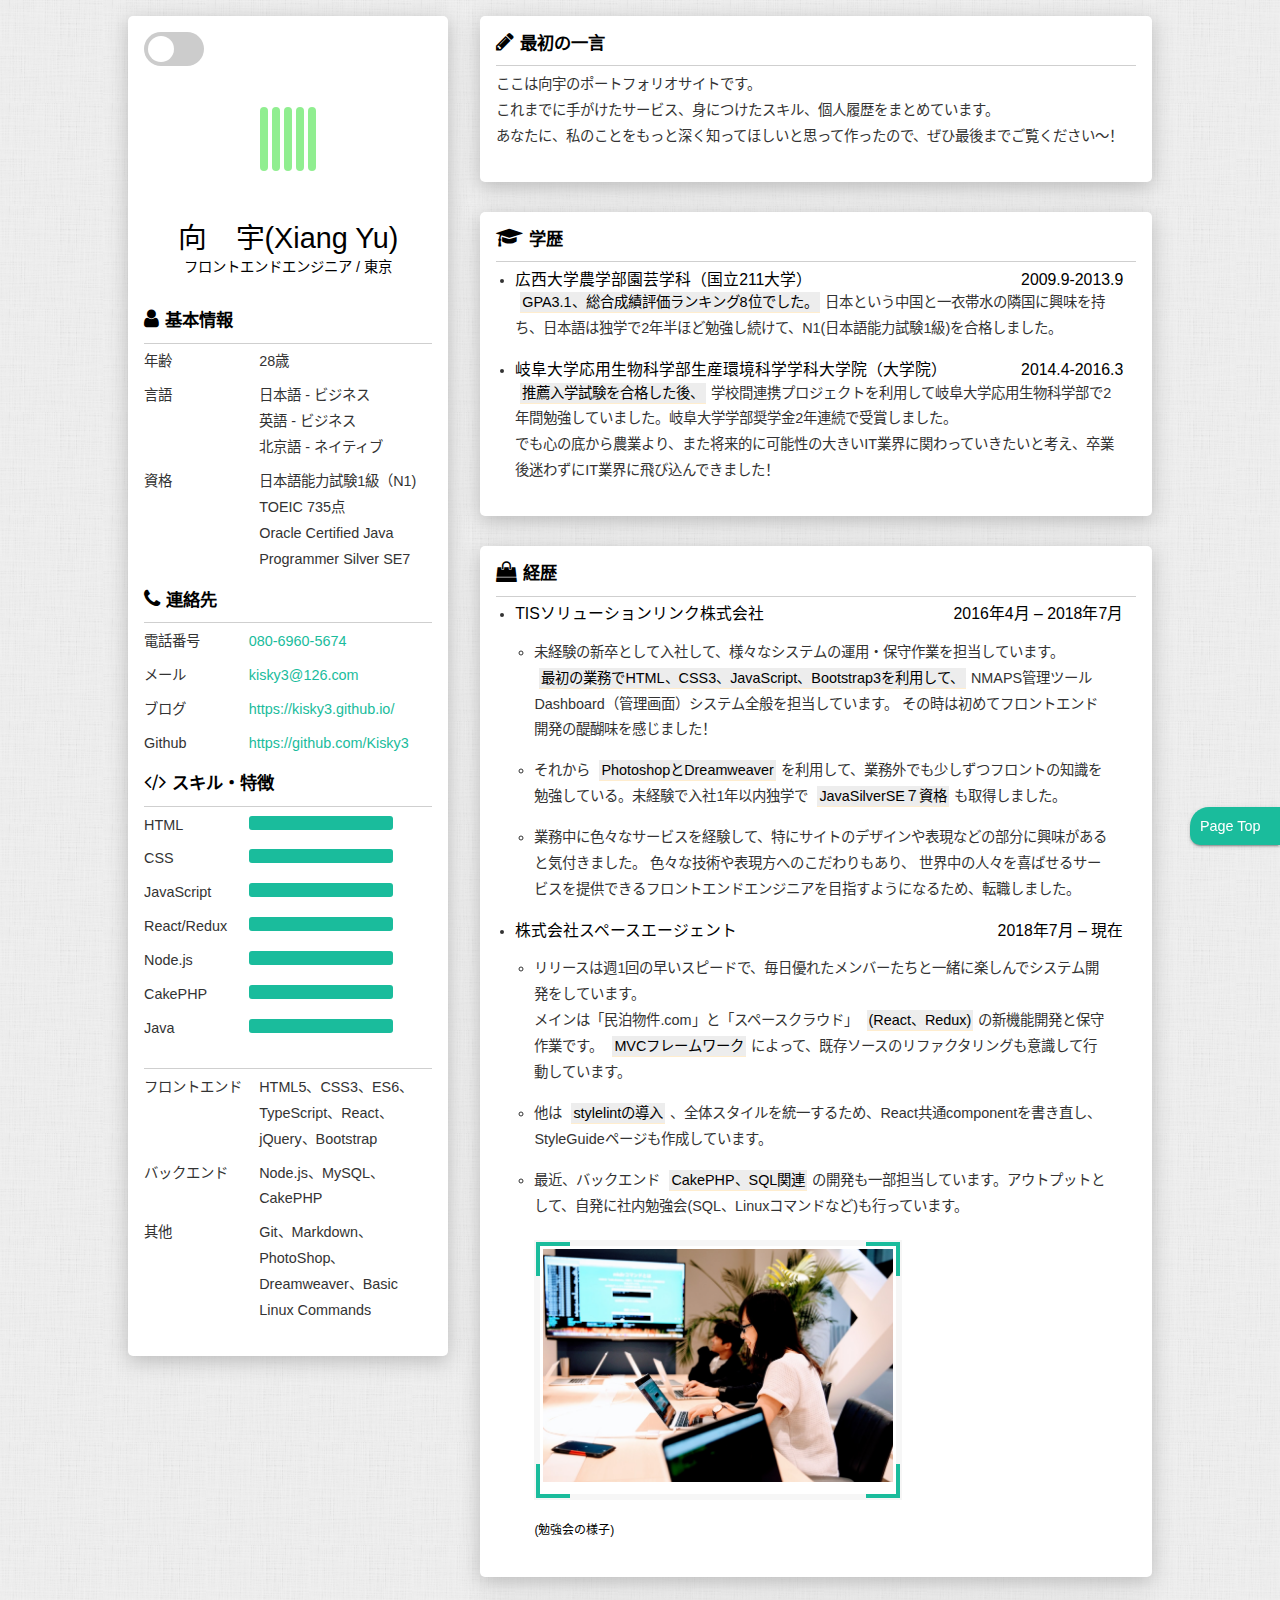
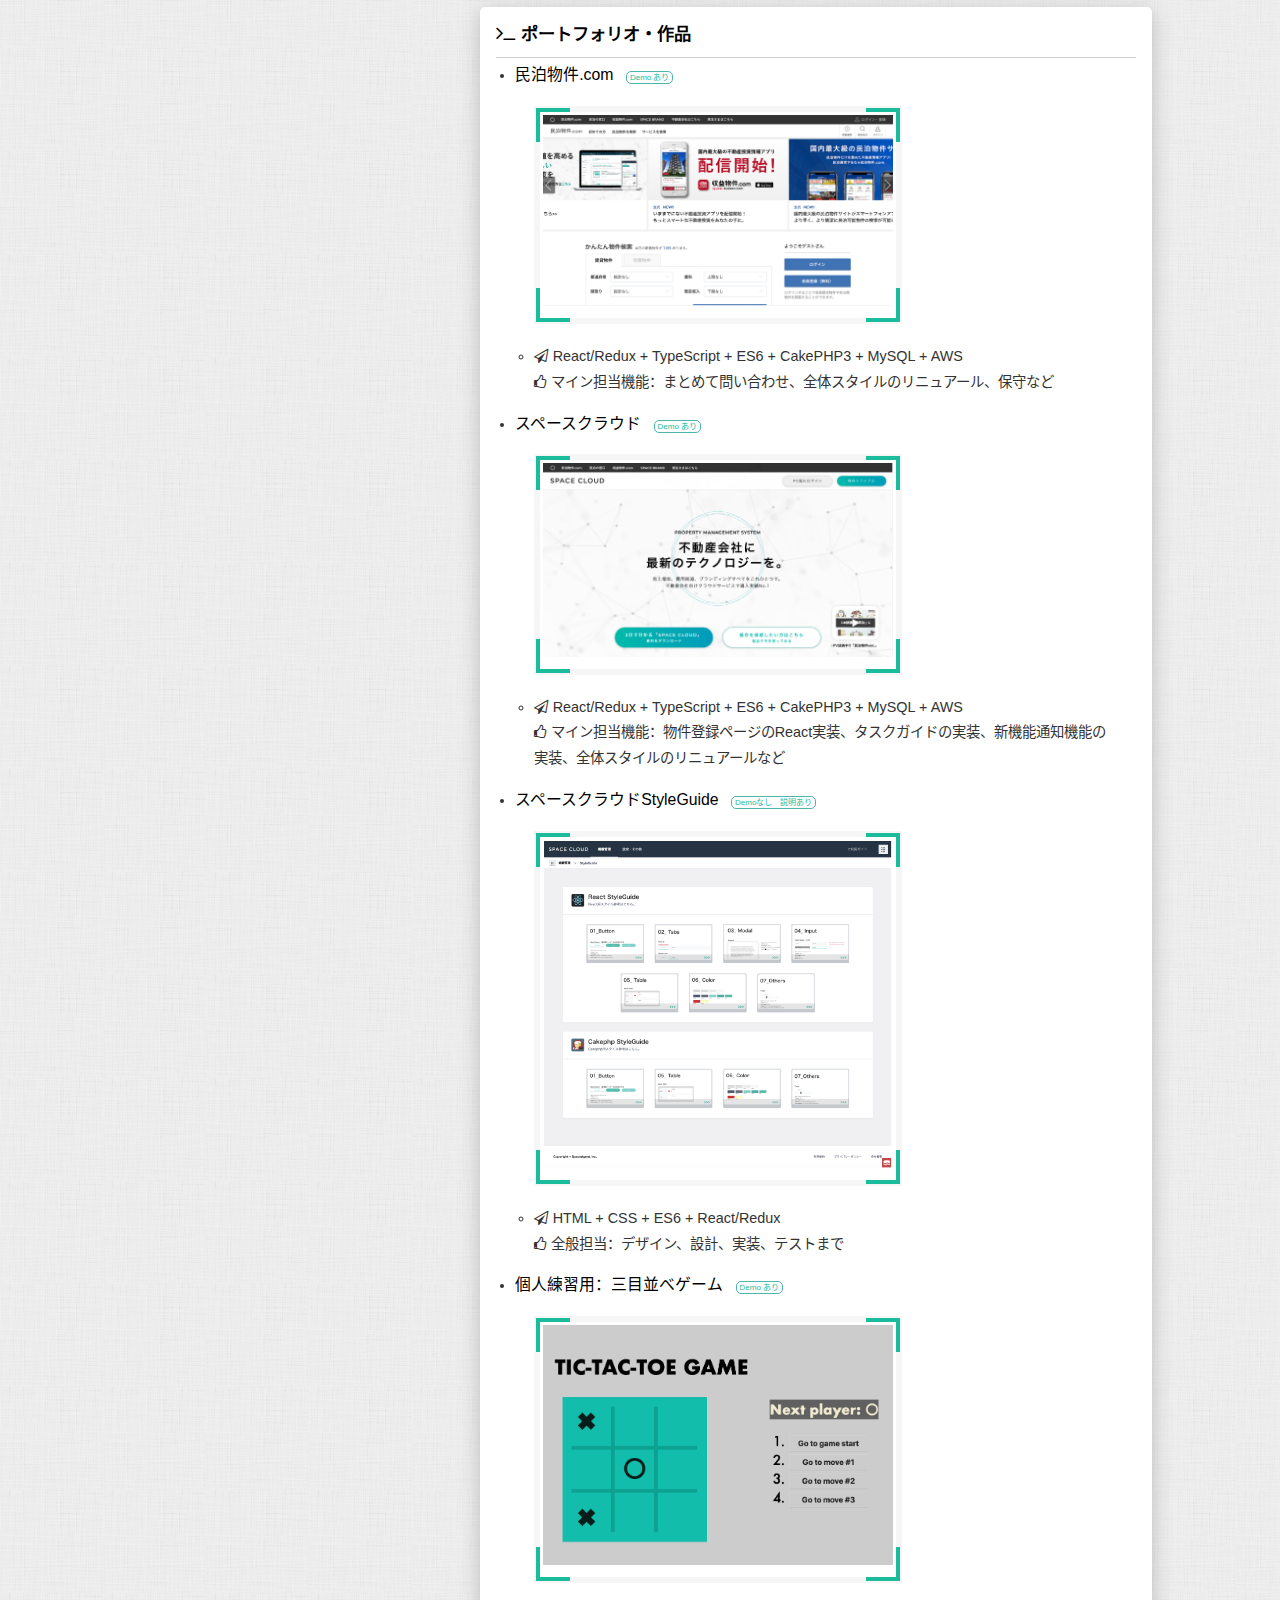
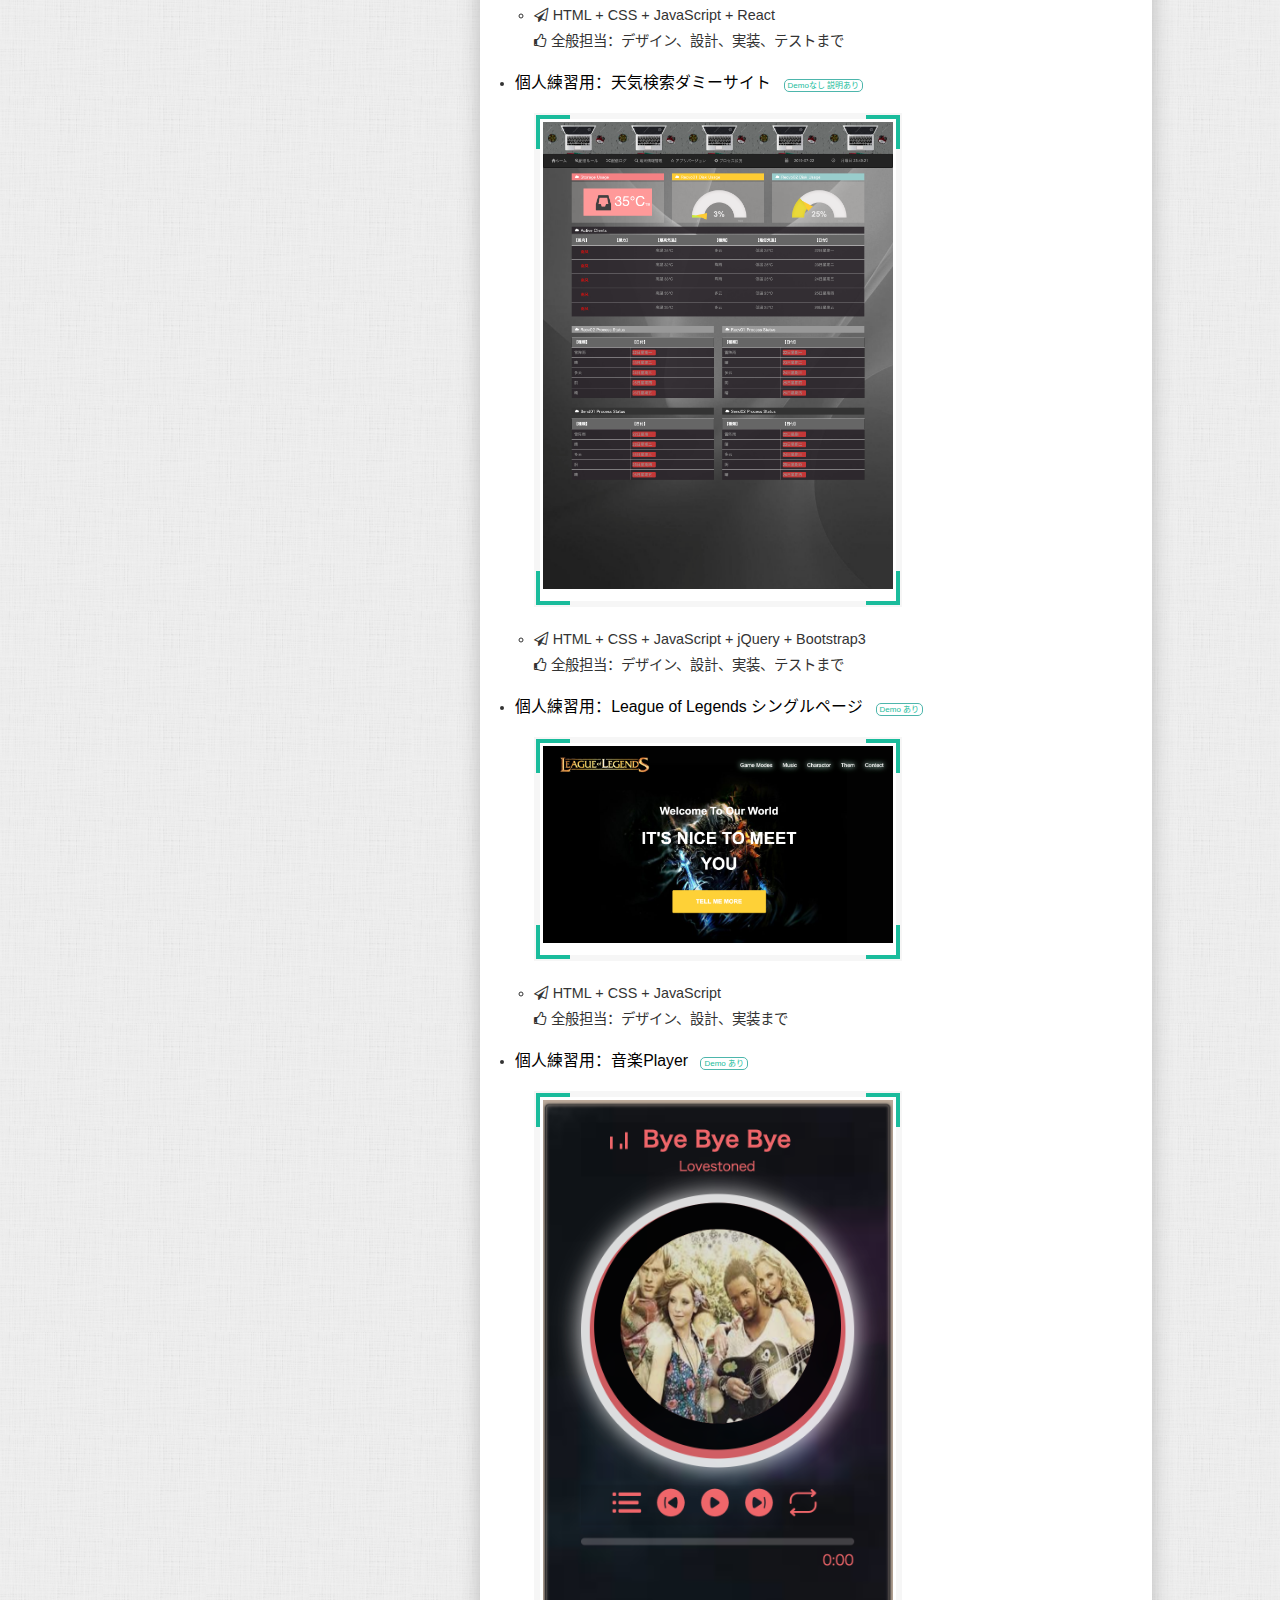
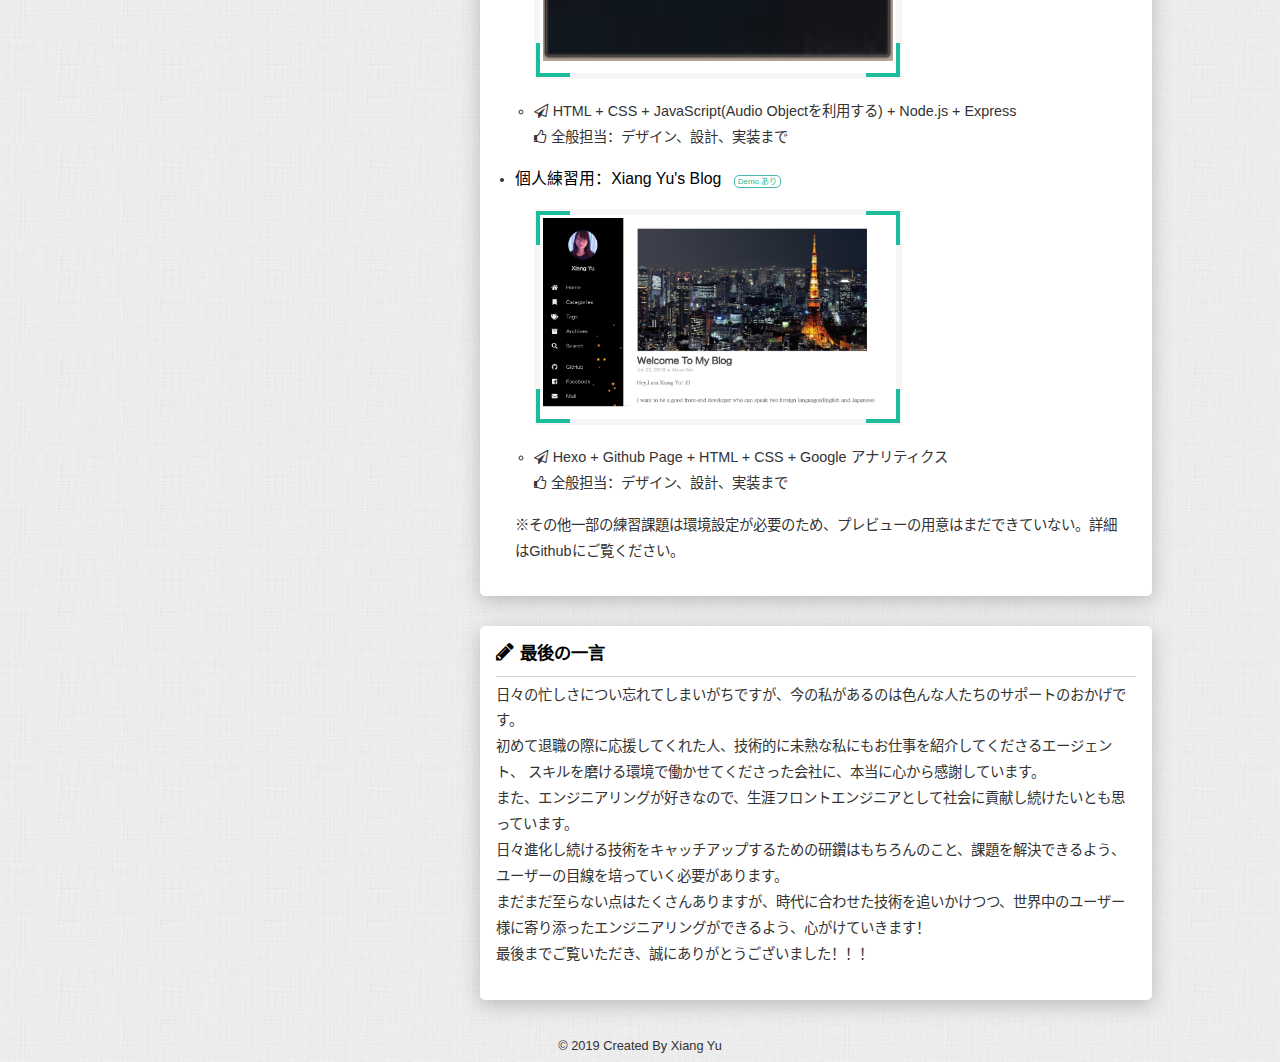
<file: index.html>
<!DOCTYPE html>
<html lang="zh-cn">
  <head>
    <meta charset="utf-8">
    <meta http-equiv="X-UA-Compatible" content="IE=edge,chrome=1">
    <meta name="viewport" content="width=device-width, initial-scale=1.0, maximum-scale=1.0, minimum-scale=1.0, user-scalable=no"/>
    <meta name="apple-mobile-web-app-status-bar-style" content="black" />
    <meta name="format-detection" content="email=no" />
    <meta name="apple-mobile-web-app-capable" content="yes" />
    <meta name="format-detection" content="telephone=no" />
    <meta name="renderer" content="webkit">
    <meta name="apple-mobile-web-app-status-bar-style" content="black">
    <meta name="apple-mobile-web-app-title" content="Amaze UI" />
    <meta http-equiv="Cache-Control" content="no-cache, no-store, must-revalidate" />
    <meta http-equiv="Pragma" content="no-cache" />
    <meta http-equiv="Expires" content="0" />
    <title>[Resume]向宇 - Hello World, Hello Programming</title>
    <link rel="shortcut icon" href="assets/images/cat.jpg" type="image/x-icon">
    <link rel="stylesheet" href="assets/css/typo.css">
    <link rel="stylesheet" href="assets/css/font-awesome.min.css">
    <link rel="stylesheet" href="assets/css/index.css">
    <script>
        function loading() {
            document.getElementsByClassName('avatar')[0].style.display = 'block';
            document.getElementsByClassName('loading')[0].style.display = 'none';
        }
    </script>
  </head>
  <body>
    <header class="header"></header>
    <article class="container">
      <section class="side" id="side">
        <!-- 左栏固定开关-->
        <label class="switch" style="display: none;" onchange="switchFixed()">
          <input id="cb" type="checkbox">
          <span class="slider round"></span>
        </label>
        <!-- 个人肖像 -->
        <section class="me">
          <section class="portrait">
            <div class="loading">
              <span></span>
              <span></span>
              <span></span>
              <span></span>
              <span></span>
            </div>
            <!-- 头像照片 -->
            <img class="avatar" id="photo" src="assets/images/avatar.jpg" onload="loading()">
          </section>
          <h1 class="name">向　宇(Xiang Yu)</h1>
          <h4 class="info-job">フロントエンドエンジニア / 東京</h4>
        </section>
        <!-- 基本信息 -->
        <section class="profile info-unit">
          <h2>
            <i class="fa fa-user" aria-hidden="true"></i>基本情報
          </h2>
          <hr/>
          <ul>
          <li>
            <label>年齢</label>
            <span>28歳</span>
          </li>
          <li>
            <label>言語</label>
            <span>日本語 - ビジネス</span>
            <span>英語 - ビジネス</span>
            <span>北京語 - ネイティブ</span>
          </li>
          <li>
            <label>資格</label>
            <span>日本語能力試験1級（N1)</span>
            <span>TOEIC 735点</span>
            <span>Oracle Certified Java Programmer Silver SE7</span>
          </li>
          </ul>
        </section>
        <!-- 联系方式 -->
        <section class="contact info-unit">
          <h2>
            <i class="fa fa-phone" aria-hidden="true"></i>連絡先
          </h2>
          <hr/>
          <ul>
          <li>
            <label>電話番号</label>
            <a href="tel:080-6960-5674" target="_blank">080-6960-5674</a>
          </li>
          <li>
            <label>メール</label>
            <a href="kisky3@126.com" target="_blank">kisky3@126.com</a>
          </li>
          <li>
            <label>ブログ</label>
            <a href="https://kisky3.github.io/" target="_blank">https://kisky3.github.io/</a>
          </li>
          <li>
            <label>Github</label>
            <a href="https://github.com/Kisky3" target="_blank">https://github.com/Kisky3</a>
          </li>
          </ul>
        </section>
        <!-- 技能点 -->
        <section class="skill info-unit">
          <h2>
            <i class="fa fa-code" aria-hidden="true"></i>スキル・特徴
          </h2>
          <hr/>
          <ul>
          <li>
            <label>HTML</label>
            <div class="progress">
              <div class="progress-bar" id="html-progress"></div>
            </div>
          </li>
          <li>
            <label>CSS</label>
            <div class="progress">
              <div class="progress-bar" id="css-progress"></div>
            </div>
          </li>
          <li>
            <label>JavaScript</label>
            <div class="progress">
              <div class="progress-bar" id="js-progress"></div>
            </div>
          </li>
          <li>
            <label>React/Redux</label>
            <div class="progress">
              <div class="progress-bar" id="react-progress"></div>
            </div>
          </li>
          <li>
            <label>Node.js</label>
            <div class="progress">
              <div class="progress-bar" id="node-progress"></div>
            </div>
          </li>
          <li>
            <label>CakePHP</label>
            <div class="progress">
              <div class="progress-bar" id="cake-progress"></div>
            </div>
          </li>
          <li>
            <label>Java</label>
            <div class="progress">
              <div class="progress-bar" id="java-progress"></div>
            </div>
          </li>
          </ul>
        </section>
        <div class="stack info-unit">
          <hr/>
          <ul>
          <li>
            <label>フロントエンド</label>
            <span>HTML5、CSS3、ES6、TypeScript、React、jQuery、Bootstrap</span>
          </li>
          <li>
            <label>バックエンド</label>
            <span>Node.js、MySQL、CakePHP</span>
          </li>
          <li>
            <label>其他</label>
            <span>Git、Markdown、PhotoShop、Dreamweaver、Basic Linux Commands</span>
          </li>
          </ul>
        </div>
      </section>
      <section class="main">
        <!-- 自我介绍 -->
        <section class="work info-unit">
          <h2>
            <i class="fa fa-pencil" aria-hidden="true"></i>最初の一言
          </h2>
          <hr/>
          <p>ここは向宇のポートフォリオサイトです。
          </p>
          <p>これまでに手がけたサービス、身につけたスキル、個人履歴をまとめています。
          </p>
          <p>あなたに、私のことをもっと深く知ってほしいと思って作ったので、ぜひ最後までご覧ください〜！
          </p>
        </section>
      </section>
      <section class="main">
        <!-- 教育经历 -->
        <section class="edu info-unit">
          <h2>
            <i class="fa fa-graduation-cap" aria-hidden="true"></i>学歴
          </h2>
          <hr/>
          <ul>
          <li>
            <h3>
              <span>広西大学農学部園芸学科（国立211大学）</span>
              <time>2009.9-2013.9</time>
            </h3>
            <p>
            <mark>GPA3.1、総合成績評価ランキング8位でした。</mark>日本という中国と一衣帯水の隣国に興味を持ち、日本語は独学で2年半ほど勉強し続けて、N1(日本語能力試験1級)を合格しました。
            </p>
          </li>
          <li>
            <h3>
              <span>岐阜大学応用生物科学部生産環境科学学科大学院（大学院）</span>
              <time>2014.4-2016.3</time>
            </h3>
            <p>
            <mark>推薦入学試験を合格した後、</mark>学校間連携プロジェクトを利用して岐阜大学応用生物科学部で2年間勉強していました。岐阜大学学部奨学金2年連続で受賞しました。
            <p>でも心の底から農業より、また将来的に可能性の大きいIT業界に関わっていきたいと考え、卒業後迷わずにIT業界に飛び込んできました！ 
            </p>
            </p>
          </li>
          </ul>
        </section>
      </section>
      <!-- 工作经历 -->
      <section class="main">
        <section class="work info-unit">
          <h2>
            <i class="fa fa-shopping-bag" aria-hidden="true"></i>経歴
          </h2>
          <hr/>
          <ul>
          <li>
            <h3>
              <span>TISソリューションリンク株式会社</span>
              <time>2016年4月 – 2018年7月</time>
            </h3>
            <ul class="info-content">
            <li>未経験の新卒として入社して、様々なシステムの運用・保守作業を担当しています。 
              <p>
              <mark>最初の業務でHTML、CSS3、JavaScript、Bootstrap3を利用して、</mark>NMAPS管理ツールDashboard（管理画面）システム全般を担当しています。 その時は初めてフロントエンド開発の醍醐味を感じました！
              </p>
            </li>
            <li>それから 
              <mark>PhotoshopとDreamweaver</mark>を利用して、業務外でも少しずつフロントの知識を勉強している。未経験で入社1年以内独学で
              <mark>JavaSilverSE７資格</mark>も取得しました。
            </li>
            <li>
              <p>業務中に色々なサービスを経験して、特にサイトのデザインや表現などの部分に興味があると気付きました。 色々な技術や表現方へのこだわりもあり、 世界中の人々を喜ばせるサービスを提供できるフロントエンドエンジニアを目指すようになるため、転職しました。 
            </li>
            </ul>
          </li>
          <li>
            <h3>
              <span>株式会社スペースエージェント</span>
              <time>2018年7月 – 現在</time>
            </h3>
            <ul class="info-content">
            <li>
              <p>リリースは週1回の早いスピードで、毎日優れたメンバーたちと一緒に楽しんでシステム開発をしています。 
              </p>
              <p>メインは「民泊物件.com」と「スペースクラウド」 
              <mark>(React、Redux)</mark>の新機能開発と保守作業です。
              <mark>MVCフレームワーク</mark>によって、既存ソースのリファクタリングも意識して行動しています。
              </p>
            </li>
            <li>
              <p>他は 
              <mark>stylelintの導入</mark>、全体スタイルを統一するため、React共通componentを書き直し、StyleGuideページも作成しています。
              </p>
            </li>
            <li>最近、バックエンド 
              <mark>CakePHP、SQL関連</mark>の開発も一部担当しています。アウトプットとして、自発に社内勉強会(SQL、Linuxコマンドなど)も行っています。
            </li>
            <div class="photoframe">
              <a class="photo" target="_blank" href="https://qiita.com/Kisky3/items/7ae8bb88ea698a96919d">
                <img class="meeting-image" src="assets/images/meeting.jpg">
              </a>
            </div>
            <p class="phototext">(勉強会の様子)
            </p>
            </ul>
          </li>
          </ul>
        </section>
      </section>
      <section class="main">
        <!-- 项目经验 -->
        <section class="project info-unit">
          <h2>
            <i class="fa fa-terminal" aria-hidden="true"></i>ポートフォリオ・作品
          </h2>
          <hr/>
          <ul>
          <li>
            <h3>
              <span>民泊物件.com</span>
              <span class="link">
                <a href="https://minpaku-bukken.com/" target="_blank">Demo あり</a>
              </span>
            </h3>
            <ul class="info-content">
            <div class="photoframe">
              <a class="photo" target="_blank" href="https://minpaku-bukken.com/">
                <img class="meeting-image" src="assets/images/minpaku.png">
                <p>
                </p>
              </a>
            </div>
            <li>
              <i class="fa fa-paper-plane-o" aria-hidden="true"></i>React/Redux + TypeScript + ES6 + CakePHP3 + MySQL + AWS
              <br>
              <i class="fa fa-thumbs-o-up" aria-hidden="true"></i>マイン担当機能：まとめて問い合わせ、全体スタイルのリニュアール、保守など
            </li>
            </ul>
          </li>
          <li>
            <h3>
              <span>スペースクラウド</span>
              <span class="link">
                <a href="https://space-cloud.jp" target="_blank">Demo あり</a>
              </span>
            </h3>
            <ul class="info-content">
            <div class="photoframe">
              <a class="photo" target="_blank" href="https://space-cloud.jp">
                <img class="meeting-image" src="assets/images/spacecloud.png">
                <p>
                </p>
              </a>
            </div>
            <li>
              <i class="fa fa-paper-plane-o" aria-hidden="true"></i>React/Redux + TypeScript + ES6 + CakePHP3 + MySQL + AWS
              <br>
              <i class="fa fa-thumbs-o-up" aria-hidden="true"></i>マイン担当機能：物件登録ページのReact実装、タスクガイドの実装、新機能通知機能の実装、全体スタイルのリニュアールなど
            </li>
            </ul>
          </li>
          <li>
            <h3>
              <span>スペースクラウドStyleGuide</span>
              <span class="link">
                <a href="https://kisky3.github.io/2019/06/20/%E7%B3%BB%E7%BB%9F%E5%BC%8F%E6%A0%B7%E7%BB%9F%E4%B8%80%E9%A1%B5%E9%9D%A2%E7%9A%84%E5%88%B6%E4%BD%9C/" target="_blank">Demoなし　説明あり</a>
              </span>
            </h3>
            <ul class="info-content">
            <div class="photoframe">
              <a class="photo" target="_blank" href="https://kisky3.github.io/2019/06/20/%E7%B3%BB%E7%BB%9F%E5%BC%8F%E6%A0%B7%E7%BB%9F%E4%B8%80%E9%A1%B5%E9%9D%A2%E7%9A%84%E5%88%B6%E4%BD%9C/">
                <img class="meeting-image" src="assets/images/styleguide.png">
                <p>
                </p>
              </a>
            </div>
            <li>
              <i class="fa fa-paper-plane-o" aria-hidden="true"></i>HTML + CSS + ES6 + React/Redux
              <br>
              <i class="fa fa-thumbs-o-up" aria-hidden="true"></i>全般担当：デザイン、設計、実装、テストまで
            </li>
            </ul>
          </li>
          <li>
            <h3>
              <span>個人練習用：三目並べゲーム</span>
              <span class="link">
                <a href="https://kisky3.github.io/react-tutorial" target="_blank">Demo あり</a>
              </span>
            </h3>
            <ul class="info-content">
            <div class="photoframe">
              <a class="photo" target="_blank" href="https://kisky3.github.io/react-tutorial">
                <img class="meeting-image" src="assets/images/tictactoe.png">
              </a>
            </div>
            <li>
              <i class="fa fa-paper-plane-o" aria-hidden="true"></i>HTML + CSS + JavaScript + React
              <br>
              <i class="fa fa-thumbs-o-up" aria-hidden="true"></i>全般担当：デザイン、設計、実装、テストまで
            </li>
            </ul>
          </li>
           <li>
            <h3>
              <span>個人練習用：天気検索ダミーサイト</span>
              <span class="link">
                <a href="./dashboard.html" target="_blank">Demoなし 説明あり</a>
              </span>
            </h3>
            <ul class="info-content">
            <div class="photoframe">
              <a class="photo" href="./dashboard.html">
                <img class="meeting-image" src="assets/images/1.png">
              </a>
            </div>
            <li>
              <i class="fa fa-paper-plane-o" aria-hidden="true"></i>HTML + CSS + JavaScript + jQuery + Bootstrap3
              <br>
              <i class="fa fa-thumbs-o-up" aria-hidden="true"></i>全般担当：デザイン、設計、実装、テストまで
            </li>
            </ul>
          </li>
          <li>
            <h3>
              <span>個人練習用：League of Legends シングルページ</span>
              <span class="link">
                <a href="https://kisky3.github.io/Jirengu/Jirengu_task13/index" target="_blank">Demo あり</a>
              </span>
            </h3>
            <ul class="info-content">
            <div class="photoframe">
              <a class="photo" target="_blank" href="https://kisky3.github.io/Jirengu/Jirengu_task13/index">
                <img class="meeting-image" src="assets/images/lol.png">
              </a>
            </div>
            <li>
              <i class="fa fa-paper-plane-o" aria-hidden="true"></i>HTML + CSS + JavaScript
              <br>
              <i class="fa fa-thumbs-o-up" aria-hidden="true"></i>全般担当：デザイン、設計、実装まで
            </li>
            </ul>
          </li>
          <li>
            <h3>
              <span>個人練習用：音楽Player</span>
              <span class="link">
                <a href="https://kisky3.github.io/Jirengu/Jirengu_task31/music-player/index.html" target="_blank">Demo あり</a>
              </span>
            </h3>
            <ul class="info-content">
            <div class="photoframe">
              <a class="photo" target="_blank" href="https://kisky3.github.io/Jirengu/Jirengu_task31/music-player/index.html">
                <img class="meeting-image" src="assets/images/music.png">
              </a>
            </div>
            <li>
              <i class="fa fa-paper-plane-o" aria-hidden="true"></i>HTML + CSS + JavaScript(Audio Objectを利用する) + Node.js + Express
              <br>
              <i class="fa fa-thumbs-o-up" aria-hidden="true"></i>全般担当：デザイン、設計、実装まで
            </li>
            </ul>
          </li>
          <li>
            <h3>
              <span>個人練習用：Xiang Yu's Blog</span>
              <span class="link">
                <a href="https://kisky3.github.io/" target="_blank">Demo あり</a>
              </span>
            </h3>
            <ul class="info-content">
            <div class="photoframe">
              <a class="photo" target="_blank" href="https://kisky3.github.io/">
                <img class="meeting-image" src="assets/images/blog.png">
              </a>
            </div>
            <li>
              <i class="fa fa-paper-plane-o" aria-hidden="true"></i>Hexo + Github Page + HTML + CSS + Google アナリティクス
              <br>
              <i class="fa fa-thumbs-o-up" aria-hidden="true"></i>全般担当：デザイン、設計、実装まで
            </li>
            </ul>
          </li>※その他一部の練習課題は環境設定が必要のため、プレビューの用意はまだできていない。詳細はGithubにご覧ください。 
        </section>
      </section>
      <section class="main">
        <!-- 总结 -->
        <section class="work info-unit">
          <h2>
            <i class="fa fa-pencil" aria-hidden="true"></i>最後の一言
          </h2>
          <hr/>
          <p>日々の忙しさについ忘れてしまいがちですが、今の私があるのは色んな人たちのサポートのおかげです。
          </p>
          <p>初めて退職の際に応援してくれた人、技術的に未熟な私にもお仕事を紹介してくださるエージェント、 スキルを磨ける環境で働かせてくださった会社に、本当に心から感謝しています。
          </p>
          <p>また、エンジニアリングが好きなので、生涯フロントエンジニアとして社会に貢献し続けたいとも思っています。
          </p>
          <p>日々進化し続ける技術をキャッチアップするための研鑽はもちろんのこと、課題を解決できるよう、ユーザーの目線を培っていく必要があります。 　　　　　 
          <p>まだまだ至らない点はたくさんありますが、時代に合わせた技術を追いかけつつ、世界中のユーザー様に寄り添ったエンジニアリングができるよう、心がけていきます！
          </p>
          <p>最後までご覧いただき、誠にありがとうございました！！！
          </p>
        </section>
      </section>
    </article>
    <footer class="footer">
      <p>© 2019 Created By Xiang Yu 
      </p>
    </footer>
    <!-- 侧栏 -->
    <aside>
      <ul>
      <li>
        <a href="#">Page Top</a>
      </li>
      </ul>
    </aside>
    <script src="./assets/js/index.js"></script>
  </body>
</html>
</file>
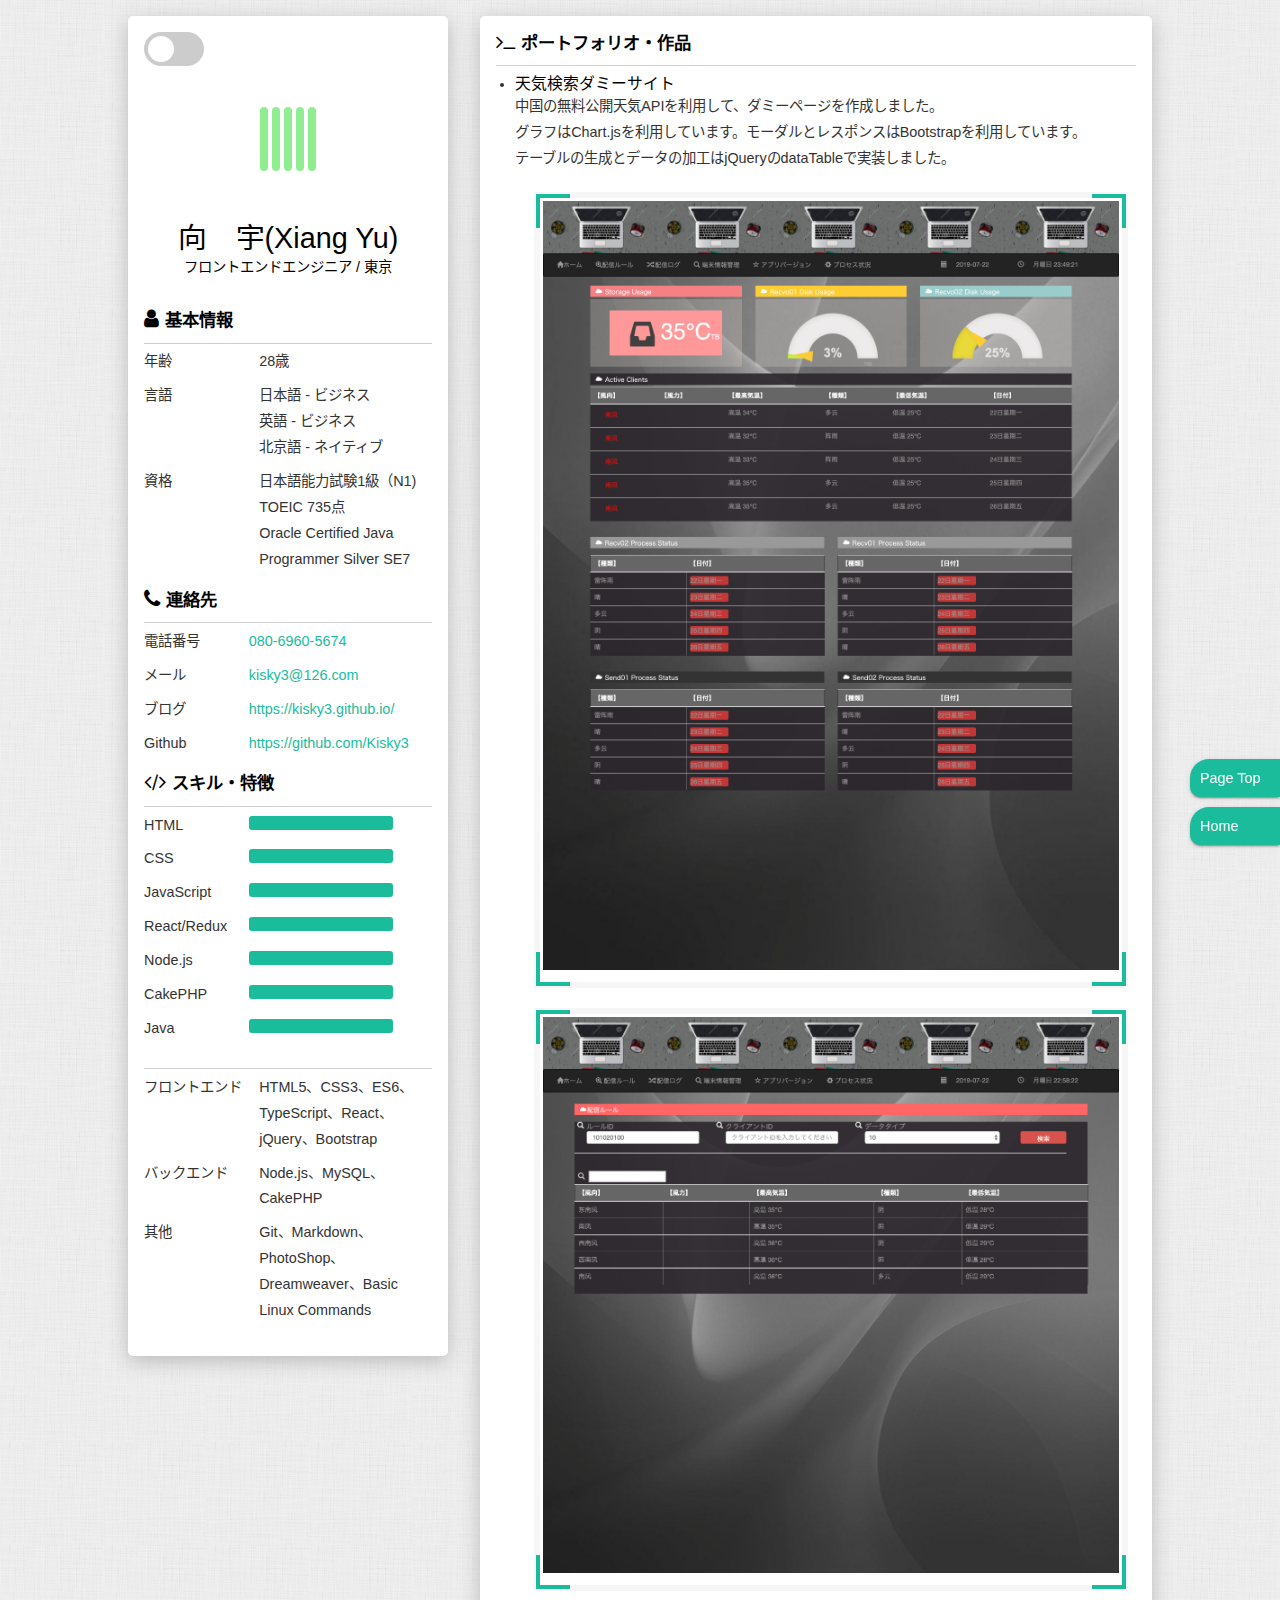
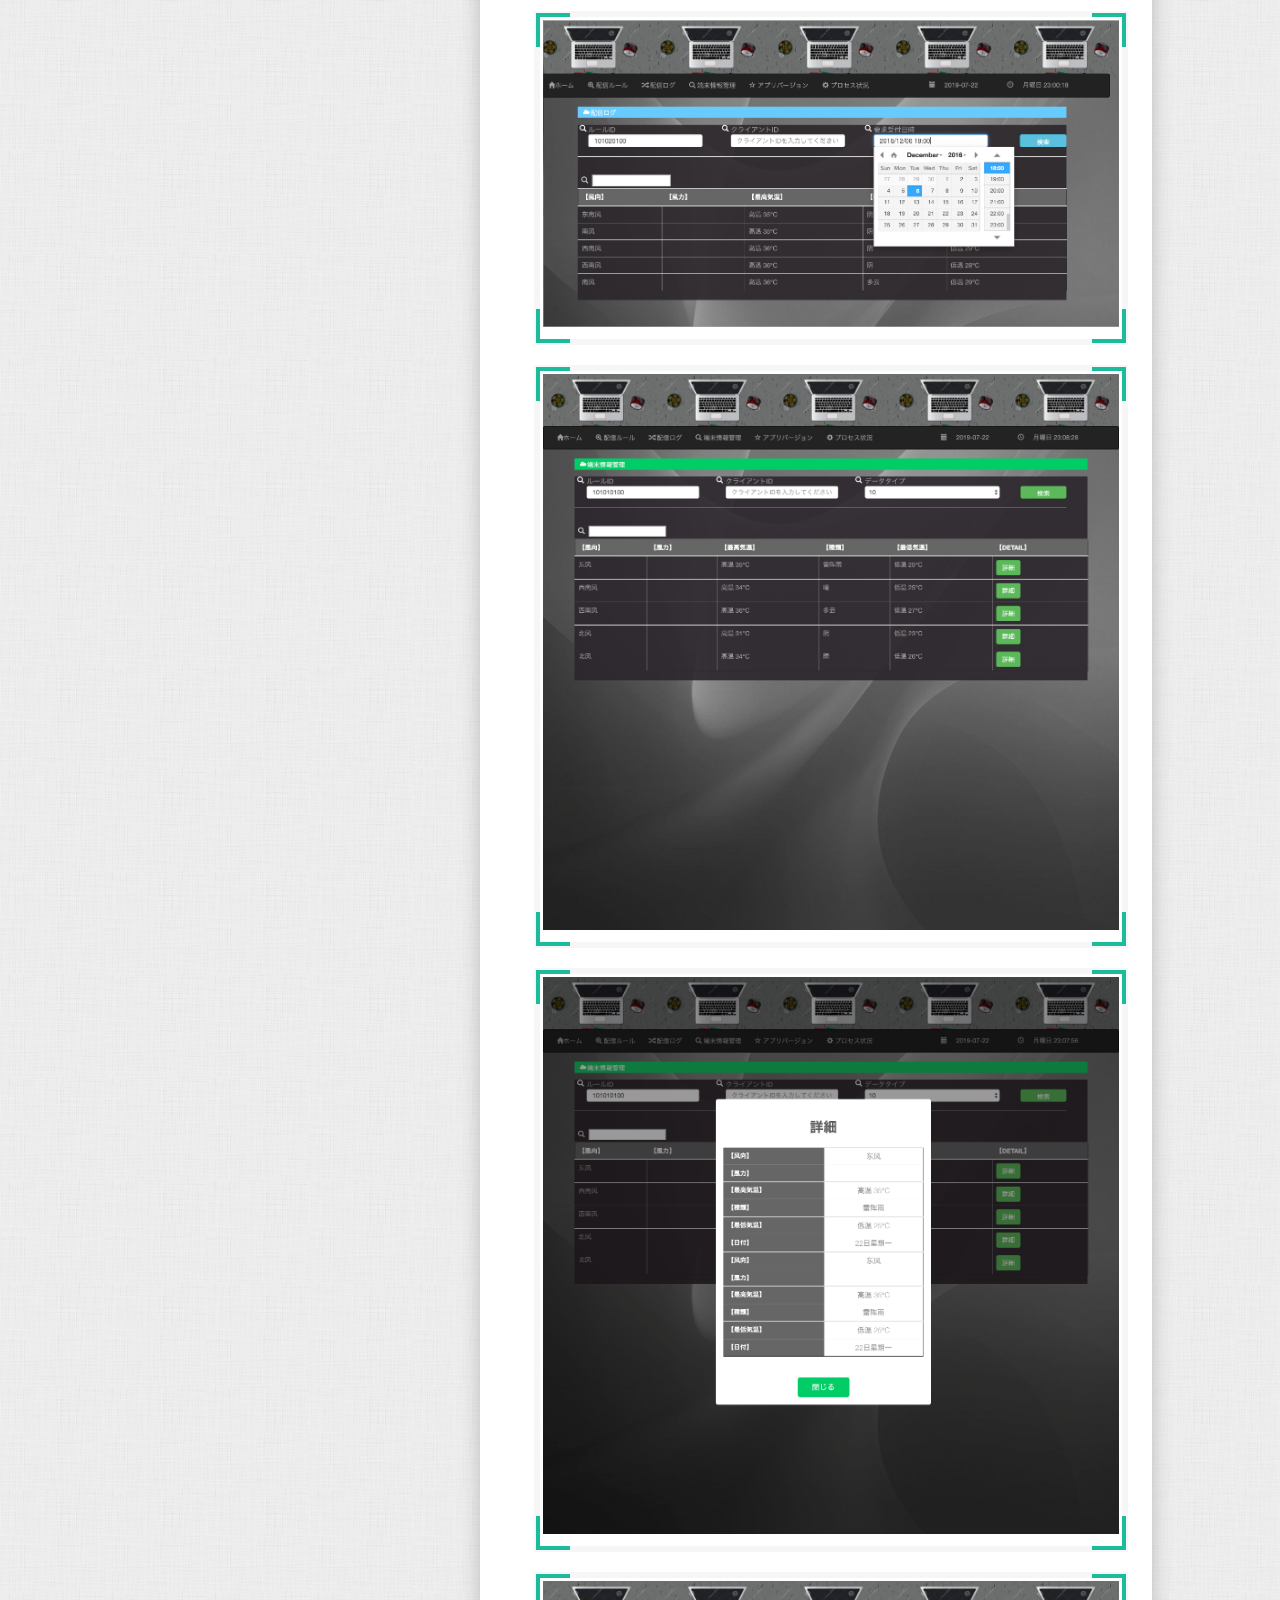
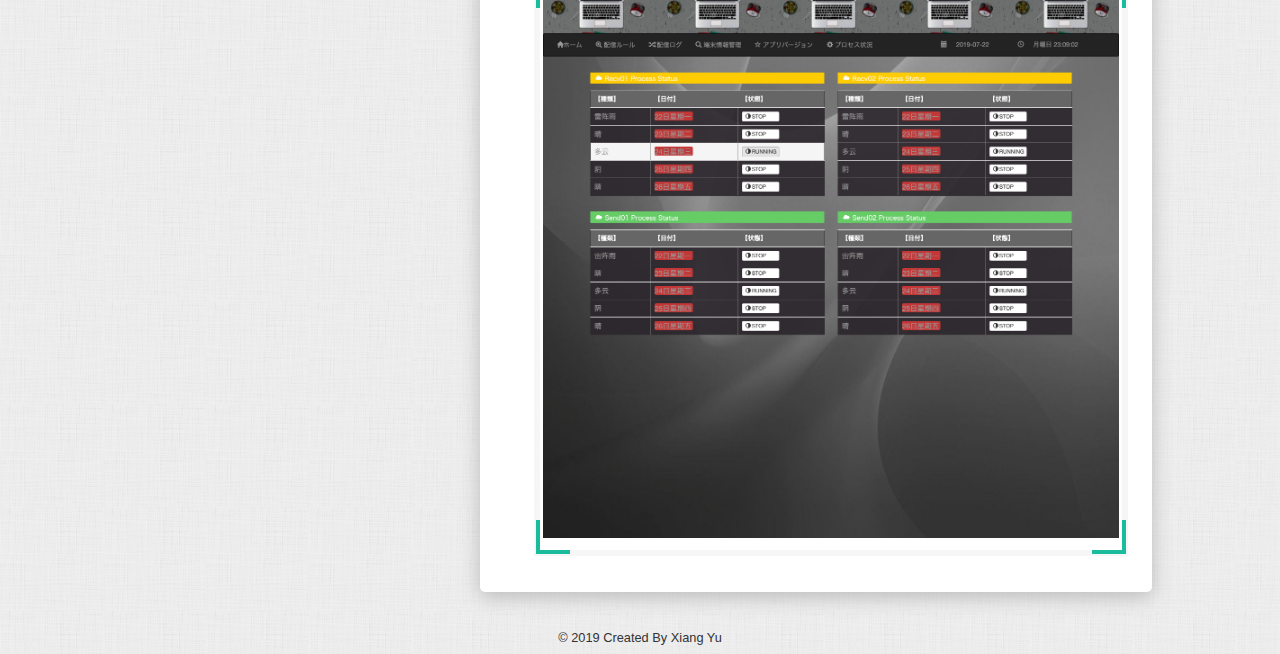
<file: dashboard.html>
<!DOCTYPE html>
<html lang="zh-cn">
  <head>
    <meta charset="utf-8">
    <meta http-equiv="X-UA-Compatible" content="IE=edge,chrome=1">
    <meta name="viewport" content="width=device-width, initial-scale=1.0, maximum-scale=1.0, minimum-scale=1.0, user-scalable=no"/>
    <meta name="apple-mobile-web-app-status-bar-style" content="black" />
    <meta name="format-detection" content="email=no" />
    <meta name="apple-mobile-web-app-capable" content="yes" />
    <meta name="format-detection" content="telephone=no" />
    <meta name="renderer" content="webkit">
    <meta name="apple-mobile-web-app-status-bar-style" content="black">
    <meta name="apple-mobile-web-app-title" content="Amaze UI" />
    <meta http-equiv="Cache-Control" content="no-cache, no-store, must-revalidate" />
    <meta http-equiv="Pragma" content="no-cache" />
    <meta http-equiv="Expires" content="0" />
    <title>[Resume]向宇 - Hello World, Hello Programming</title>
    <link rel="shortcut icon" href="assets/images/cat.jpg" type="image/x-icon">
    <link rel="stylesheet" href="assets/css/typo.css">
    <link rel="stylesheet" href="assets/css/font-awesome.min.css">
    <link rel="stylesheet" href="assets/css/index.css">
    <script>
        function loading() {
            document.getElementsByClassName('avatar')[0].style.display = 'block';
            document.getElementsByClassName('loading')[0].style.display = 'none';
        }
    </script>
  </head>
  <body>
    <header class="header"></header>
    <article class="container">
      <section class="side" id="side">
        <!-- 左栏固定开关-->
        <label class="switch" style="display: none;" onchange="switchFixed()">
          <input id="cb" type="checkbox">
          <span class="slider round"></span>
        </label>
        <!-- 个人肖像 -->
        <section class="me">
          <section class="portrait">
            <div class="loading">
              <span></span>
              <span></span>
              <span></span>
              <span></span>
              <span></span>
            </div>
            <!-- 头像照片 -->
            <img class="avatar" id="photo" src="assets/images/avatar.jpg" onload="loading()">
          </section>
          <h1 class="name">向　宇(Xiang Yu)</h1>
          <h4 class="info-job">フロントエンドエンジニア / 東京</h4>
        </section>
        <!-- 基本信息 -->
        <section class="profile info-unit">
          <h2>
            <i class="fa fa-user" aria-hidden="true"></i>基本情報
          </h2>
          <hr/>
          <ul>
          <li>
            <label>年齢</label>
            <span>28歳</span>
          </li>
          <li>
            <label>言語</label>
            <span>日本語 - ビジネス</span>
            <span>英語 - ビジネス</span>
            <span>北京語 - ネイティブ</span>
          </li>
          <li>
            <label>資格</label>
            <span>日本語能力試験1級（N1)</span>
            <span>TOEIC 735点</span>
            <span>Oracle Certified Java Programmer Silver SE7</span>
          </li>
          </ul>
        </section>
        <!-- 联系方式 -->
        <section class="contact info-unit">
          <h2>
            <i class="fa fa-phone" aria-hidden="true"></i>連絡先
          </h2>
          <hr/>
          <ul>
          <li>
            <label>電話番号</label>
            <a href="tel:080-6960-5674" target="_blank">080-6960-5674</a>
          </li>
          <li>
            <label>メール</label>
            <a href="kisky3@126.com" target="_blank">kisky3@126.com</a>
          </li>
          <li>
            <label>ブログ</label>
            <a href="https://kisky3.github.io/" target="_blank">https://kisky3.github.io/</a>
          </li>
          <li>
            <label>Github</label>
            <a href="https://github.com/Kisky3" target="_blank">https://github.com/Kisky3</a>
          </li>
          </ul>
        </section>
        <!-- 技能点 -->
        <section class="skill info-unit">
          <h2>
            <i class="fa fa-code" aria-hidden="true"></i>スキル・特徴
          </h2>
          <hr/>
          <ul>
          <li>
            <label>HTML</label>
            <div class="progress">
              <div class="progress-bar" id="html-progress"></div>
            </div>
          </li>
          <li>
            <label>CSS</label>
            <div class="progress">
              <div class="progress-bar" id="css-progress"></div>
            </div>
          </li>
          <li>
            <label>JavaScript</label>
            <div class="progress">
              <div class="progress-bar" id="js-progress"></div>
            </div>
          </li>
          <li>
            <label>React/Redux</label>
            <div class="progress">
              <div class="progress-bar" id="react-progress"></div>
            </div>
          </li>
          <li>
            <label>Node.js</label>
            <div class="progress">
              <div class="progress-bar" id="node-progress"></div>
            </div>
          </li>
          <li>
            <label>CakePHP</label>
            <div class="progress">
              <div class="progress-bar" id="cake-progress"></div>
            </div>
          </li>
          <li>
            <label>Java</label>
            <div class="progress">
              <div class="progress-bar" id="java-progress"></div>
            </div>
          </li>
          </ul>
        </section>
        <div class="stack info-unit">
          <hr/>
          <ul>
          <li>
            <label>フロントエンド</label>
            <span>HTML5、CSS3、ES6、TypeScript、React、jQuery、Bootstrap</span>
          </li>
          <li>
            <label>バックエンド</label>
            <span>Node.js、MySQL、CakePHP</span>
          </li>
          <li>
            <label>其他</label>
            <span>Git、Markdown、PhotoShop、Dreamweaver、Basic Linux Commands</span>
          </li>
          </ul>
        </div>
      </section>
    
      <section class="main">
        <!-- 项目经验 -->
        <section class="project info-unit">
          <h2>
            <i class="fa fa-terminal" aria-hidden="true"></i>ポートフォリオ・作品
          </h2>
          <hr/>
          <ul>
          <li>
            <h3>
              <span>天気検索ダミーサイト</span>
            </h3>
            <p>中国の無料公開天気APIを利用して、ダミーページを作成しました。</p>
            <p>グラフはChart.jsを利用しています。モーダルとレスポンスはBootstrapを利用しています。</p>
            <p>テーブルの生成とデータの加工はjQueryのdataTableで実装しました。</p>
            <ul class="info-content">
            <div class="photoframe _full">
              <div class="photo">
                <img class="meeting-image-preview" src="assets/images/1.png">
              </div>
            </div>
            <div class="photoframe _full">
              <div class="photo">
                <img class="meeting-image-preview" src="assets/images/2.png">
              </div>
            </div>
            <div class="photoframe _full">
              <div class="photo">
                <img class="meeting-image-preview" src="assets/images/3.png">
              </div>
            </div>
            <div class="photoframe _full">
              <div class="photo">
                <img class="meeting-image-preview" src="assets/images/4.png">
              </div>
            </div>
            <div class="photoframe _full">
              <div class="photo">
                <img class="meeting-image-preview" src="assets/images/5.png">
              </div>
            </div>
            <div class="photoframe _full">
              <div class="photo">
                <img class="meeting-image-preview" src="assets/images/6.png">
              </div>
            </div>
        </section>
    </article>
    <footer class="footer">
      <p>© 2019 Created By Xiang Yu 
      </p>
    </footer>
    <!-- 侧栏 -->
    <aside>
      <ul>
      <li>
        <a href="#">Page Top</a>
      </li>
      <li>
        <a href="./index.html">Home</a>
      </li>
      </ul>
    </aside>
    <script src="./assets/js/index.js"></script>
  </body>
</html>
</file>
<file: assets/css/typo.css>
@charset "utf-8";

/* 防止用户自定义背景颜色对网页的影响，添加让用户可以自定义字体 */
html {
  color: #333;
  background: #fff;
  -webkit-text-size-adjust: 100%;
  -ms-text-size-adjust: 100%;
  text-rendering: optimizelegibility;
}

/* 如果你的项目仅支持 IE9+ | Chrome | Firefox 等，推荐在 <html> 中添加 .borderbox 这个 class */
html.borderbox *, html.borderbox *:before, html.borderbox *:after {
  -moz-box-sizing: border-box;
  -webkit-box-sizing: border-box;
  box-sizing: border-box;
}

/* 内外边距通常让各个浏览器样式的表现位置不同 */
body, dl, dt, dd, ul, ol, li, h1, h2, h3, h4, h5, h6, pre, code, form, fieldset, legend, input, textarea, p, blockquote, th, td, hr, button, article, aside, details, figcaption, figure, footer, header, menu, nav, section {
  margin: 0;
  padding: 0;
}

/* 重设 HTML5 标签, IE 需要在 js 中 createElement(TAG) */
article, aside, details, figcaption, figure, footer, header, menu, nav, section {
  display: block;
}

/* HTML5 媒体文件跟 img 保持一致 */
audio, canvas, video {
  display: inline-block;
}

/* 要注意表单元素并不继承父级 font 的问题 */
body, button, input, select, textarea {
  font: 300 1em/1.8 PingFang SC, Lantinghei SC, Microsoft Yahei, Hiragino Sans GB, Microsoft Sans Serif, WenQuanYi Micro Hei, sans-serif;
}

button::-moz-focus-inner,
input::-moz-focus-inner {
  padding: 0;
  border: 0;
}

/* 去掉各Table cell 的边距并让其边重合 */
table {
  border-collapse: collapse;
  border-spacing: 0;
}

/* 去除默认边框 */
fieldset, img {
  border: 0;
}

/* 块/段落引用 */
blockquote {
  position: relative;
  color: #999;
  font-weight: 400;
  border-left: 1px solid #1abc9c;
  padding-left: 1em;
  margin: 1em 3em 1em 2em;
}

@media only screen and ( max-width: 640px ) {
  blockquote {
    margin: 1em 0;
  }
}

/* Firefox 以外，元素没有下划线，需添加 */
acronym, abbr {
  border-bottom: 1px dotted;
  font-variant: normal;
}

/* 添加鼠标问号，进一步确保应用的语义是正确的（要知道，交互他们也有洁癖，如果你不去掉，那得多花点口舌） */
abbr {
  cursor: help;
}

/* 一致的 del 样式 */
del {
  text-decoration: line-through;
}

address, caption, cite, code, dfn, em, th, var {
  font-style: normal;
  font-weight: 400;
}

/* 去掉列表前的标识, li 会继承，大部分网站通常用列表来很多内容，所以应该当去 */
ul, ol {
  list-style: none;
}

/* 对齐是排版最重要的因素, 别让什么都居中 */
caption, th {
  text-align: left;
}

q:before, q:after {
  content: '';
}

/* 统一上标和下标 */
sub, sup {
  font-size: 75%;
  line-height: 0;
  position: relative;
}

:root sub, :root sup {
  vertical-align: baseline; /* for ie9 and other modern browsers */
}

sup {
  top: -0.5em;
}

sub {
  bottom: -0.25em;
}

/* 让链接在 hover 状态下显示下划线 */
a {
  color: #1abc9c;
}

a:hover {
  text-decoration: underline;
}

.typo a {
  border-bottom: 1px solid #1abc9c;
}

.typo a:hover {
  border-bottom-color: #555;
  color: #555;
  text-decoration: none;
}

/* 默认不显示下划线，保持页面简洁 */
ins, a {
  text-decoration: none;
}

/* 专名号：虽然 u 已经重回 html5 Draft，但在所有浏览器中都是可以使用的，
 * 要做到更好，向后兼容的话，添加 class="typo-u" 来显示专名号
 * 关于 <u> 标签：http://www.whatwg.org/specs/web-apps/current-work/multipage/text-level-semantics.html#the-u-element
 * 被放弃的是 4，之前一直搞错 http://www.w3.org/TR/html401/appendix/changes.html#idx-deprecated
 * 一篇关于 <u> 标签的很好文章：http://html5doctor.com/u-element/
 */
u, .typo-u {
  text-decoration: underline;
}

/* 标记，类似于手写的荧光笔的作用 */
mark {
  background: #fffdd1;
  border-bottom: 1px solid #ffedce;
  padding: 2px;
  margin: 0 5px;
}

/* 代码片断 */
pre, code, pre tt {
  font-family: Courier, 'Courier New', monospace;
}

pre {
  background: #f8f8f8;
  border: 1px solid #ddd;
  padding: 1em 1.5em;
  display: block;
  -webkit-overflow-scrolling: touch;
}

/* 一致化 horizontal rule */
hr {
  border: none;
  border-bottom: 1px solid #cfcfcf;
  margin-bottom: 0.8em;
  height: 10px;
}

/* 底部印刷体、版本等标记 */
small, .typo-small,
  /* 图片说明 */
figcaption {
  font-size: 0.9em;
  color: #888;
}

strong, b {
  font-weight: bold;
  color: #000;
}

/* 可拖动文件添加拖动手势 */
[draggable] {
  cursor: move;
}

.clearfix:before, .clearfix:after {
  content: "";
  display: table;
}

.clearfix:after {
  clear: both;
}

.clearfix {
  zoom: 1;
}

/* 强制文本换行 */
.textwrap, .textwrap td, .textwrap th {
  word-wrap: break-word;
  word-break: break-all;
}

.textwrap-table {
  table-layout: fixed;
}

/* 提供 serif 版本的字体设置: iOS 下中文自动 fallback 到 sans-serif */
.serif {
  font-family: Palatino, Optima, Georgia, serif;
}

/* 保证块/段落之间的空白隔行 */
.typo p, .typo pre, .typo ul, .typo ol, .typo dl, .typo form, .typo hr, .typo table,
.typo-p, .typo-pre, .typo-ul, .typo-ol, .typo-dl, .typo-form, .typo-hr, .typo-table, blockquote {
  margin-bottom: 1.2em
}

h1, h2, h3, h4, h5, h6 {
  font-family: PingFang SC, Verdana, Helvetica Neue, Microsoft Yahei, Hiragino Sans GB, Microsoft Sans Serif, WenQuanYi Micro Hei, sans-serif;
  font-weight: 100;
  color: #000;
  line-height: 1.35;
}

/* 标题应该更贴紧内容，并与其他块区分，margin 值要相应做优化 */
.typo h1, .typo h2, .typo h3, .typo h4, .typo h5, .typo h6,
.typo-h1, .typo-h2, .typo-h3, .typo-h4, .typo-h5, .typo-h6 {
  margin-top: 1.2em;
  margin-bottom: 0.6em;
  line-height: 1.35;
}

.typo h1, .typo-h1 {
  font-size: 2em;
}

.typo h2, .typo-h2 {
  font-size: 1.8em;
}

.typo h3, .typo-h3 {
  font-size: 1.6em;
}

.typo h4, .typo-h4 {
  font-size: 1.4em;
}

.typo h5, .typo h6, .typo-h5, .typo-h6 {
  font-size: 1.2em;
}

/* 在文章中，应该还原 ul 和 ol 的样式 */
.typo ul, .typo-ul {
  margin-left: 1.3em;
  list-style: disc;
}

.typo ol, .typo-ol {
  list-style: decimal;
  margin-left: 1.9em;
}

.typo li ul, .typo li ol, .typo-ul ul, .typo-ul ol, .typo-ol ul, .typo-ol ol {
  margin-bottom: 0.8em;
  margin-left: 2em;
}

.typo li ul, .typo-ul ul, .typo-ol ul {
  list-style: circle;
}

/* 同 ul/ol，在文章中应用 table 基本格式 */
.typo table th, .typo table td, .typo-table th, .typo-table td, .typo table caption {
  border: 1px solid #ddd;
  padding: 0.5em 1em;
  color: #666;
}

.typo table th, .typo-table th {
  background: #fbfbfb;
}

.typo table thead th, .typo-table thead th {
  background: #f1f1f1;
}

.typo table caption {
  border-bottom: none;
}

/* 去除 webkit 中 input 和 textarea 的默认样式  */
.typo-input, .typo-textarea {
  -webkit-appearance: none;
  border-radius: 0;
}

.typo-em, .typo em, legend, caption {
  color: #000;
  font-weight: inherit;
}

/* 着重号，只能在少量（少于100个字符）且全是全角字符的情况下使用 */
.typo-em {
  position: relative;
}

.typo-em:after {
  position: absolute;
  top: 0.65em;
  left: 0;
  width: 100%;
  overflow: hidden;
  white-space: nowrap;
  content: "・・・・・・・・・・・・・・・・・・・・・・・・・・・・・・・・・・・・・・・・・・・・・・・・・・・・・・・・・・・・・・・・・・・・・・・・・・・・・・・・・・・・・・・・・・・・・・・・・・・・";
}

/* Responsive images */
.typo img {
  max-width: 100%;
}
</file>
<file: assets/css/index.css>
@charset "UTF-8";

/* -------------------------------------------------
 * 公共部分
 * ------------------------------------------------- */

body {
  background: #e5e5e5 url(../../assets/images/background.png);
  width: 100%;
  overflow-x: hidden;
  padding: 1rem 10%;
  padding-bottom: 0;
  box-sizing: border-box;
  font-size: .9em;
  min-width: 800px;
}

body .fa {
  margin-right: .3em;
}

body .info-unit {
  margin-bottom: 1rem;
}

body .info-unit h2 {
  font-weight: 700;
}

body .info-unit h3 {
  font-weight: 300;
}


/* -------------------------------------------------
 * 头部部分
 * ------------------------------------------------- */

.header {
  display: none;
}


/* -------------------------------------------------
 * 主体部分
 * ------------------------------------------------- */

.container .side {
  position: absolute;
  width: 20rem;
  background: #fff;
  border-radius: 5px;
  box-shadow: 0 5px 20px #bbb;
  box-sizing: border-box;
  padding: 1rem;
}

.container .side .me {
  text-align: center;
  margin-bottom: 2rem;
}

.container .side .me .portrait {
  margin: 0 auto;
  margin-bottom: 1rem;
  width: 8rem;
  height: 8rem;
  overflow: hidden;
  position: relative;
}

.container .side .me .portrait .loading {
  position: absolute;
  top: 50%;
  transform: translateY(-50%);
  width: 8rem;
  height: 4rem;
  margin: 0 auto;
}

.container .side .me .portrait .loading span {
  display: inline-block;
  width: 8px;
  height: 100%;
  border-radius: 4px;
  background: lightgreen;
  -webkit-animation: load 1s ease infinite;
}

@-webkit-keyframes load {
  0%, 100% {
    height: 3rem;
    margin: .5rem 0;
    background: lightblue;
  }
  50% {
    height: 1rem;
    margin: 1.5rem 0;
    background: lightgreen;
  }
}

@keyframes {
  0%, 100% {
    height: 3rem;
    margin: .5rem 0;
    background: lightblue;
  }
  50% {
    height: 1rem;
    margin: 1.5rem 0;
    background: lightgreen;
  }
}

.container .side .me .portrait .loading span:nth-child(2) {
  -webkit-animation-delay: 0.2s;
}

.container .side .me .portrait .loading span:nth-child(3) {
  -webkit-animation-delay: 0.4s;
}

.container .side .me .portrait .loading span:nth-child(4) {
  -webkit-animation-delay: 0.6s;
}

.container .side .me .portrait .loading span:nth-child(5) {
  -webkit-animation-delay: 0.8s;
}

.container .side .me .portrait img {
  display: none;
  width: 8rem;
  height: 8rem;
  border-radius: 50%;
}

.container .side .info-unit ul li label {
  display: inline-block;
  width: 35%;
}

.container .side .info-unit ul li span {
  display: inline-block;
  vertical-align: top;
  width: 60%;
  float: right;
}

.container .side .info-unit ul li {
  overflow: hidden;
  margin-bottom: 8px;
}

.container .main {
  position: relative;
  margin-left: 22rem;
  background: #fff;
  border-radius: 5px;
  box-shadow: 0 5px 20px #bbb;
  box-sizing: border-box;
  padding: 1rem;
  margin-bottom: 30px;
}

.container .main .info-unit ul {
  box-sizing: border-box;
  padding-left: 1.2rem;
  padding-right: 0.8rem;
}

.container .main .info-unit ul li {
  margin-bottom: 1rem;
  list-style: disc;
}

.container .main .info-unit ul li h3 .link {
  font-size: .5rem;
  border: 1px solid #4db6ac;
  padding: 1px 3px;
  -webkit-border-radius: 5px;
  border-radius: 5px;
  margin-left: .5rem;
}

.container .main .info-unit ul li h3 time {
  text-align: right;
  float: right;
}

.container .main .info-unit ul li .info-content li {
  list-style: circle;
  margin: 15px 0;
}

.container .main .info-unit ul li .info-content .fa {
  font-size: 1em;
}


/* -------------------------------------------------
 * 文档底部
 * ------------------------------------------------- */

.footer {
  width: 100%;
  margin-top: 1rem;
  height: 2rem;
}

.footer p {
  line-height: 2rem;
  text-align: center;
  font-size: 0.8rem;
}


/* -------------------------------------------------
 * 自定义部分
 * ------------------------------------------------- */

.fa {
  font-size: 1.2em;
}

h2 {
  font-size: 1.2em;
}

h3 {
  font-size: 1.1em;
}

hr {
  margin-bottom: .4em;
}

aside {
  position: fixed;
  right: 0;
  bottom: 5%;
  z-index: 2;
}

aside ul li {
  overflow: hidden;
  margin-bottom: 10px;
  -webkit-border-radius: 10px 0 0 10px;
  border-radius: 19px 0 0 10px;
  -webkit-box-shadow: 0 2px 2px 0 rgba(0, 0, 0, 0.14), 0 3px 1px -2px rgba(0, 0, 0, 0.2), 0 1px 5px 0 rgba(0, 0, 0, 0.12);
  box-shadow: 0 2px 2px 0 rgba(0, 0, 0, 0.14), 0 3px 1px -2px rgba(0, 0, 0, 0.2), 0 1px 5px 0 rgba(0, 0, 0, 0.12);
  background: #1abc9c;
}

aside ul li a {
  display: inline-block;
  width: 80px;
  height: 38px;
  line-height: 38px;
  padding-left: 10px;
  color: #fff;
}

.progress {
  background-color: #f6f6f6;
  width: 144px;
  height: 14px;
  display: inline-block;
  border-radius: 3px;
}

.progress-bar {
  background-color: #1abc9c;
  height: 14px;
  border-radius: 3px;
}

@keyframes move90 {
  0% {
    width: 90%;
  }
  50% {
    width: 95%;
  }
  100% {
    width: 90%;
  }
}

@keyframes move85 {
  0% {
    width: 80%;
  }
  50% {
    width: 90%;
  }
  100% {
    width: 80%;
  }
}

@keyframes move70 {
  0% {
    width: 65%;
  }
  50% {
    width: 75%;
  }
  100% {
    width: 65%;
  }
}

@keyframes move50 {
  0% {
    width: 45%;
  }
  50% {
    width: 55%;
  }
  100% {
    width: 45%;
  }
}

@keyframes move40 {
  0% {
    width: 35%;
  }
  50% {
    width: 45%;
  }
  100% {
    width: 35%;
  }
}

@keyframes move30 {
  0% {
    width: 25%;
  }
  50% {
    width: 35%;
  }
  100% {
    width: 25%;
  }
}

@media (min-width: 414px) {
  .switch {
    position: relative;
    display: inline-block!important;
    width: 60px;
    height: 34px;
  }
  .switch input {
    display: none;
  }
  .slider {
    position: absolute;
    cursor: pointer;
    top: 0;
    left: 0;
    right: 0;
    bottom: 0;
    background-color: #ccc;
    -webkit-transition: .4s;
    transition: .4s;
  }
  .slider:before {
    position: absolute;
    content: "";
    height: 26px;
    width: 26px;
    left: 4px;
    bottom: 4px;
    background-color: white;
    -webkit-transition: .4s;
    transition: .4s;
  }
  input:checked+.slider {
    background-color: #1abc9c;
  }
  input:focus+.slider {
    box-shadow: 0 0 1px #1abc9c;
  }
  input:checked+.slider:before {
    -webkit-transform: translateX(26px);
    -ms-transform: translateX(26px);
    transform: translateX(26px);
  }
  .slider.round {
    border-radius: 34px;
  }
  .slider.round:before {
    border-radius: 50%;
  }
}

mark {
  background: rgba(232, 232, 232, 0.8);
}

.photoframe {
  position: relative;
  width: 350px;
  padding: 3px;
  border: 6px solid #f6f6f6;
  margin: 20px 0 20px 0;
}

.photoframe._full {
  position: relative;
  width: 100%;
  padding: 3px;
  border: 6px solid #f6f6f6;
  margin: 20px 0 20px 0;
}

.photoframe:before, .photoframe:after, .photo:before, .photo:after {
  content: " ";
  position: absolute;
  border-style: solid;
  border-color: #1abc9c;
  padding: 15px;
}

.photoframe:before {
  left: -4px;
  top: -4px;
  border-width: 4px 0 0 4px;
}

.photoframe:after {
  right: -4px;
  bottom: -4px;
  border-width: 0 4px 4px 0;
}

.photo:before {
  left: -4px;
  bottom: -4px;
  border-width: 0 0 4px 4px;
}

.photo:after {
  right: -4px;
  top: -4px;
  border-width: 4px 4px 0 0;
}

.phototext {
  font-size: 12px;
  color: black;
  margin-bottom: 20px;
}

.meeting-image {
  width: 350px;
}

.meeting-image-preview {
  width: 100%;
}

@media screen and (max-width: 1169px) {
  .container .info-unit h3 span {
    display: block;
  }
  .container .info-unit h3 span.link {
    display: inline;
  }
  .container .project h3 span {
    display: inline;
  }
  .container .project h3 time {
    display: block;
  }
  .container .main .info-unit ul li h3 time {
    float: none;
    text-align: left;
  }
}

@media screen and (max-width: 1034px) {
  body {
    padding: 1rem 3%;
  }
}

@media screen and (max-width: 414px) {
  .container .side {
    position: static;
    width: 95%;
    margin: 0 auto;
  }
  .container .main {
    position: static;
    margin-left: 0;
    width: 95%;
    margin: 0 auto;
    margin-top: 1.5rem;
    margin-bottom: 30px;
  }
  #nav-m {
    display: none;
    position: fixed;
    width: 28px;
    height: 28px;
    right: 10px;
    bottom: 20px;
    box-shadow: 0 5px 20px #bbb;
    border-radius: 50%;
  }
  #nav-m svg {
    width: 28px;
    height: 28px;
  }
  aside {
    display: none;
  }
}


/*# sourceMappingURL=index.css.map */
</file>
